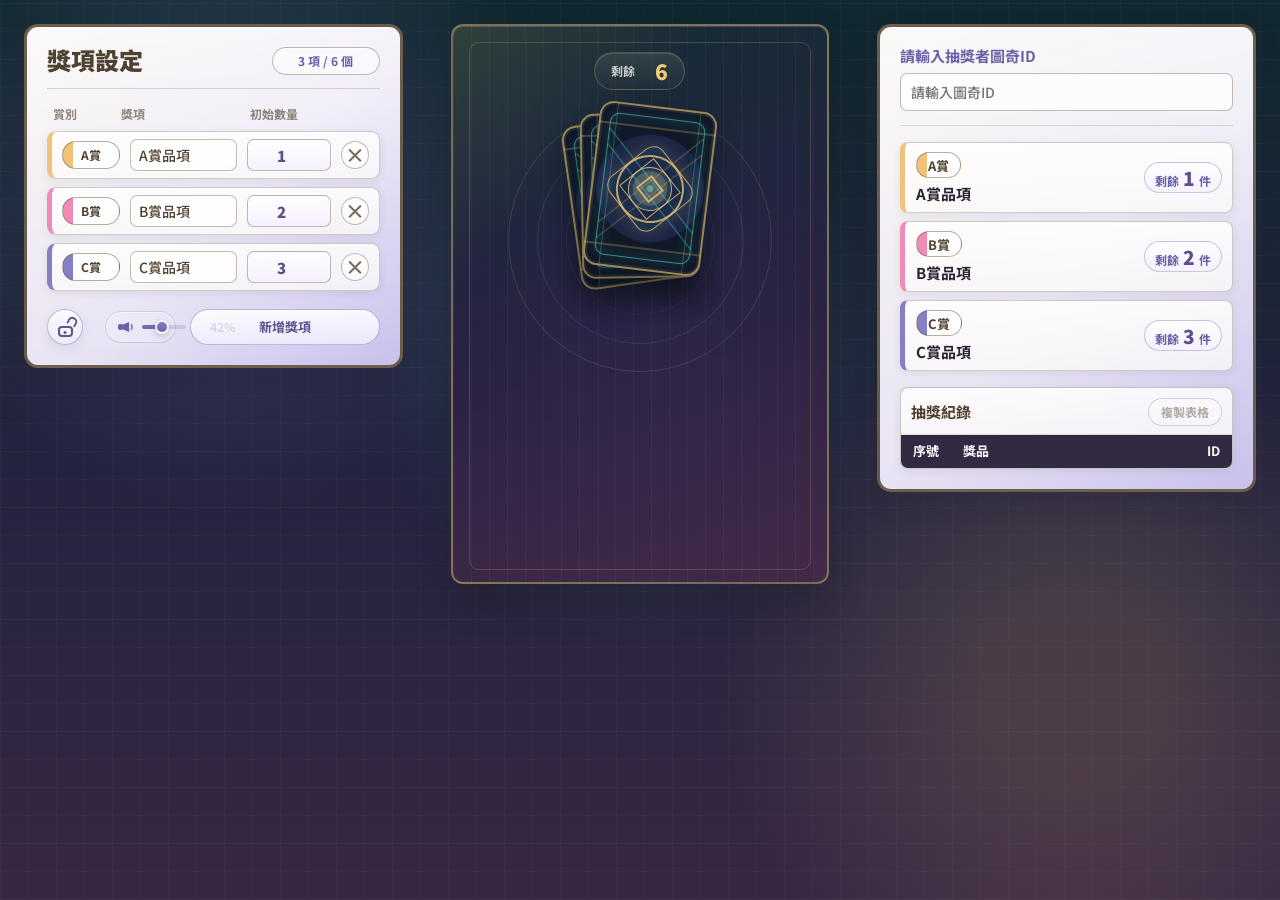
<file: magic-card/index.html>
<!DOCTYPE html>
<html lang="zh-Hant">
<head>
    <meta charset="UTF-8" />
    <meta name="viewport" content="width=device-width, initial-scale=1.0" />
    <meta http-equiv="Cache-Control" content="no-cache, no-store, must-revalidate" />
    <meta http-equiv="Pragma" content="no-cache" />
    <meta http-equiv="Expires" content="0" />
    <title>&#x9b54;&#x6cd5;&#x5361;&#x724c;</title>
    <link rel="preconnect" href="https://fonts.googleapis.com" />
    <link rel="preconnect" href="https://fonts.gstatic.com" crossorigin />
    <link href="https://fonts.googleapis.com/css2?family=Noto+Sans+TC:wght@400;500;700;900&display=swap" rel="stylesheet" />
    <script>
        window.assetVersion = Date.now();
        document.write(`<link rel="stylesheet" href="./style.css?v=${window.assetVersion}" />`);
    </script>
</head>
<body>
    <div class="app-layout">
        <div class="settings-column">
            <section class="settings-panel" aria-labelledby="settingsTitle">
                <div class="settings-header">
                    <div>
                        <h1 class="settings-title" id="settingsTitle">&#x734E;&#x9805;&#x8A2D;&#x5B9A;</h1>
                    </div>
                    <span class="settings-count" id="settingsCount">3 &#x9805; / 6 &#x500B;</span>
                </div>

                <div class="settings-table-head" aria-hidden="true">
                    <span>&#x8CDE;&#x5225;</span>
                    <span>&#x734E;&#x9805;</span>
                    <span>&#x521D;&#x59CB;&#x6578;&#x91CF;</span>
                    <span></span>
                </div>

                <div class="prize-settings-list" id="prizeSettingsList">
                    <div class="prize-setting-row" data-prize-row>
                        <span class="prize-rank" data-prize-rank>A&#x8CDE;</span>
                        <input class="prize-input" type="text" value="A&#x8CDE;&#x54C1;&#x9805;" data-prize-name aria-label="A&#x8CDE;&#x734E;&#x9805;" />
                        <input class="prize-input prize-quantity" type="number" value="1" min="0" max="999" step="1" data-prize-quantity aria-label="A&#x8CDE;&#x521D;&#x59CB;&#x6578;&#x91CF;" />
                        <button class="prize-remove-button" type="button" data-remove-prize aria-label="&#x79FB;&#x9664;A&#x8CDE;">&times;</button>
                    </div>
                    <div class="prize-setting-row" data-prize-row>
                        <span class="prize-rank" data-prize-rank>B&#x8CDE;</span>
                        <input class="prize-input" type="text" value="B&#x8CDE;&#x54C1;&#x9805;" data-prize-name aria-label="B&#x8CDE;&#x734E;&#x9805;" />
                        <input class="prize-input prize-quantity" type="number" value="2" min="0" max="999" step="1" data-prize-quantity aria-label="B&#x8CDE;&#x521D;&#x59CB;&#x6578;&#x91CF;" />
                        <button class="prize-remove-button" type="button" data-remove-prize aria-label="&#x79FB;&#x9664;B&#x8CDE;">&times;</button>
                    </div>
                    <div class="prize-setting-row" data-prize-row>
                        <span class="prize-rank" data-prize-rank>C&#x8CDE;</span>
                        <input class="prize-input" type="text" value="C&#x8CDE;&#x54C1;&#x9805;" data-prize-name aria-label="C&#x8CDE;&#x734E;&#x9805;" />
                        <input class="prize-input prize-quantity" type="number" value="3" min="0" max="999" step="1" data-prize-quantity aria-label="C&#x8CDE;&#x521D;&#x59CB;&#x6578;&#x91CF;" />
                        <button class="prize-remove-button" type="button" data-remove-prize aria-label="&#x79FB;&#x9664;C&#x8CDE;">&times;</button>
                    </div>
                </div>

                <div class="settings-footer">
                    <button class="settings-lock-button" type="button" id="settingsLockBtn" aria-label="&#x9396;&#x5B9A;&#x734E;&#x9805;&#x8A2D;&#x5B9A;" aria-pressed="false" title="&#x9396;&#x5B9A;&#x734E;&#x9805;&#x8A2D;&#x5B9A;">
                        <span class="settings-lock-icon" aria-hidden="true">
                            <span class="settings-lock-shackle"></span>
                            <span class="settings-lock-body"></span>
                        </span>
                        <span class="sr-only" id="settingsLockText">&#x9396;&#x5B9A;&#x734E;&#x9805;&#x8A2D;&#x5B9A;</span>
                    </button>

                    <div class="settings-audio-control">
                        <label class="settings-audio-label" for="sfxVolumeRange">
                            <span class="settings-audio-icon" aria-hidden="true">
                                <span class="settings-audio-speaker-body"></span>
                                <span class="settings-audio-speaker-cone"></span>
                                <span class="settings-audio-speaker-wave"></span>
                            </span>
                            <span class="sr-only">&#x97F3;&#x6548;</span>
                        </label>
                        <input class="settings-audio-range" id="sfxVolumeRange" type="range" min="0" max="100" step="1" value="42" aria-label="&#x97F3;&#x6548;&#x97F3;&#x91CF;" />
                        <span class="settings-audio-value" id="sfxVolumeValue">42%</span>
                    </div>

                    <div class="settings-actions">
                        <button class="settings-action settings-action-primary" type="button" id="addPrizeBtn">&#x65B0;&#x589E;&#x734E;&#x9805;</button>
                    </div>
                </div>
            </section>
        </div>

        <div class="content-column">
            <section class="content-stage" aria-label="&#x9B54;&#x6CD5;&#x5361;&#x724C;&#x62BD;&#x734E;&#x5340;">
                <div class="arcane-board" id="arcaneBoard">
                    <div class="arcane-orbit" aria-hidden="true">
                        <span></span>
                        <span></span>
                        <span></span>
                    </div>

                    <div class="arcane-status" aria-live="polite">
                        <span class="arcane-stock">
                            <span>&#x5269;&#x9918;</span>
                            <strong id="deckRemainingCount">0</strong>
                        </span>
                    </div>

                    <div class="deck-area">
                        <button class="deck-stack" id="cardDeckButton" type="button" aria-label="抽出候選卡牌">
                            <span class="deck-card deck-card-back deck-card-1" aria-hidden="true"></span>
                            <span class="deck-card deck-card-back deck-card-2" aria-hidden="true"></span>
                            <span class="deck-card deck-card-back deck-card-3" aria-hidden="true">
                                <span class="deck-sigil">
                                    <span class="sigil-ring"></span>
                                    <span class="sigil-core"></span>
                                </span>
                            </span>
                        </button>
                    </div>

                    <div class="card-fan" id="cardFan" aria-live="polite"></div>

                    <button class="arcane-confirm" id="arcaneConfirmButton" type="button" hidden>&#x78BA;&#x8A8D;</button>
                </div>
            </section>
        </div>

        <div class="inventory-column">
            <section class="inventory-panel" aria-label="&#x734E;&#x54C1;&#x6E05;&#x55AE;">
                <div class="participant-field">
                    <label class="participant-label" for="twitchIdInput">
                        &#x8ACB;&#x8F38;&#x5165;&#x62BD;&#x734E;&#x8005;&#x5716;&#x5947;ID
                    </label>
                    <input class="participant-input" id="twitchIdInput" type="text" autocomplete="off" placeholder="&#x8ACB;&#x8F38;&#x5165;&#x5716;&#x5947;ID" />
                </div>

                <div class="inventory-prize-list" id="prizeInventoryList" aria-live="polite"></div>

                <div class="draw-history">
                    <div class="draw-history-toolbar">
                        <span class="draw-history-title">&#x62BD;&#x734E;&#x7D00;&#x9304;</span>
                        <button class="draw-history-copy" id="copyDrawHistoryBtn" type="button" disabled>&#x8907;&#x88FD;&#x8868;&#x683C;</button>
                    </div>
                    <div class="draw-history-scroll">
                        <table class="draw-history-table" aria-label="&#x62BD;&#x734E;&#x7D00;&#x9304;">
                            <thead>
                                <tr>
                                    <th scope="col">&#x5E8F;&#x865F;</th>
                                    <th scope="col">&#x734E;&#x54C1;</th>
                                    <th scope="col">ID</th>
                                </tr>
                            </thead>
                            <tbody id="drawHistoryTableBody"></tbody>
                        </table>
                    </div>
                </div>
            </section>
        </div>
    </div>

    <script>
        document.write(`<script src="./app.js?v=${window.assetVersion || Date.now()}"><\/script>`);
    </script>
</body>
</html>
</file>
<file: magic-card/style.css>
* {
    box-sizing: border-box;
}

:root {
    --kuromi-bg: #202020;
    --kuromi-ink: #5f4f3a;
    --kuromi-purple: #8580c4;
    --kuromi-purple-deep: #6862a8;
    --kuromi-pink: #ef8bb6;
    --kuromi-pink-deep: #df6f9f;
    --kuromi-cream: #fffaf7;
}

body {
    margin: 0;
    font-family: "Noto Sans TC", "Microsoft JhengHei", system-ui, sans-serif;
    font-weight: 400;
    line-height: 1.5;
    background: #2a2238;
    text-rendering: optimizeLegibility;
    -webkit-font-smoothing: antialiased;
}

.sr-only {
    position: absolute;
    width: 1px;
    height: 1px;
    padding: 0;
    overflow: hidden;
    clip: rect(0, 0, 0, 0);
    border: 0;
    white-space: nowrap;
}

.app-layout {
    display: grid;
    width: 100vw;
    min-height: 100vh;
    grid-template-columns: repeat(12, minmax(0, 1fr));
    background:
        radial-gradient(circle at 50% 42%, rgba(83, 234, 220, 0.11) 0 8%, transparent 32%),
        radial-gradient(circle at 18% 20%, rgba(133, 128, 196, 0.2) 0 6%, transparent 26%),
        radial-gradient(circle at 84% 76%, rgba(242, 203, 117, 0.14) 0 7%, transparent 28%),
        repeating-linear-gradient(0deg, rgba(255, 250, 247, 0.025) 0 1px, transparent 1px 28px),
        repeating-linear-gradient(90deg, rgba(255, 250, 247, 0.018) 0 1px, transparent 1px 28px),
        linear-gradient(180deg, #10282f 0%, #24233e 52%, #382743 100%);
}

.settings-column,
.content-column,
.inventory-column {
    display: flex;
    grid-column: span 4 / span 4;
    min-height: 100vh;
    align-items: flex-start;
    padding: 24px;
    background: transparent;
    color: #4f412f;
}

.settings-column {
    font-size: 0;
}

.settings-panel {
    position: relative;
    width: 100%;
    max-width: 500px;
    margin: 0 auto;
    padding: 20px;
    border: 3px solid rgba(95, 79, 58, 0.9);
    border-radius: 14px;
    background:
        linear-gradient(180deg, rgba(255, 255, 255, 0.6), rgba(255, 255, 255, 0.2) 46%, transparent),
        linear-gradient(135deg, rgba(255, 250, 247, 0.96) 0%, rgba(245, 239, 255, 0.94) 54%, rgba(216, 209, 255, 0.9) 100%);
    box-shadow: 0 10px 22px rgba(42, 34, 56, 0.24);
    font-size: 16px;
}

.settings-header {
    display: flex;
    align-items: flex-start;
    justify-content: space-between;
    flex-wrap: wrap;
    gap: 12px;
    padding-bottom: 13px;
    border-bottom: 1px solid rgba(95, 79, 58, 0.22);
}

.settings-title {
    margin: 0;
    color: #4f412f;
    font-size: 24px;
    font-weight: 900;
    line-height: 1.1;
}

.settings-count {
    flex: 0 0 auto;
    min-width: 108px;
    padding: 7px 12px;
    border: 1px solid rgba(95, 79, 58, 0.38);
    border-radius: 999px;
    background: rgba(255, 255, 255, 0.5);
    color: var(--kuromi-purple-deep);
    font-size: 12px;
    font-weight: 700;
    line-height: 1;
    text-align: center;
    white-space: nowrap;
    box-shadow: inset 0 1px 0 rgba(255, 255, 255, 0.72);
}

.settings-table-head,
.prize-setting-row {
    display: grid;
    grid-template-columns: 58px minmax(0, 1fr) 84px 30px;
    gap: 10px;
    align-items: center;
}

.settings-table-head {
    margin-top: 16px;
    padding: 0 6px;
    color: rgba(79, 65, 47, 0.62);
    font-size: 12px;
    font-weight: 700;
}

.prize-settings-list {
    display: grid;
    gap: 8px;
    margin-top: 8px;
}

.prize-setting-row {
    min-height: 46px;
    padding: 7px 8px 7px 10px;
    border: 1px solid rgba(95, 79, 58, 0.28);
    border-left: 5px solid var(--rank-tone, var(--kuromi-purple));
    border-radius: 9px;
    background:
        linear-gradient(180deg, rgba(255, 255, 255, 0.66), rgba(255, 255, 255, 0.28)),
        rgba(255, 250, 247, 0.58);
    box-shadow: 0 2px 8px rgba(42, 34, 56, 0.08);
}

.prize-rank {
    display: grid;
    min-width: 0;
    height: 28px;
    place-items: center;
    border: 1px solid rgba(95, 79, 58, 0.46);
    border-radius: 999px;
    background: linear-gradient(90deg, var(--rank-tone, var(--kuromi-purple)) 0 10px, rgba(255, 255, 255, 0.78) 10px 100%);
    color: #4f412f;
    font-size: 12px;
    font-weight: 700;
    line-height: 1;
}

.prize-input {
    width: 100%;
    min-width: 0;
    height: 32px;
    padding: 6px 8px;
    border: 1px solid rgba(95, 79, 58, 0.38);
    border-radius: 7px;
    background: rgba(255, 255, 255, 0.72);
    color: #4f412f;
    font: inherit;
    font-size: 14px;
    font-weight: 500;
    line-height: 1.2;
    transition: border-color 0.16s ease, background-color 0.16s ease, box-shadow 0.16s ease;
}

.prize-quantity {
    color: #5b4f8d;
    background:
        linear-gradient(180deg, rgba(255, 255, 255, 0.86), rgba(245, 239, 255, 0.9));
    font-size: 15px;
    font-weight: 900;
    text-align: center;
}

.prize-input:focus {
    border-color: rgba(104, 98, 168, 0.86);
    outline: 0;
    background: rgba(255, 255, 255, 0.94);
    box-shadow: 0 0 0 3px rgba(133, 128, 196, 0.28);
}

.prize-input:disabled {
    border-color: rgba(95, 79, 58, 0.22);
    background: rgba(255, 255, 255, 0.36);
    color: rgba(79, 65, 47, 0.62);
    cursor: not-allowed;
}

.prize-remove-button {
    position: relative;
    left: -1px;
    display: inline-flex;
    width: 28px;
    height: 28px;
    align-items: center;
    justify-content: center;
    justify-self: center;
    padding: 0;
    border: 1px solid rgba(95, 79, 58, 0.38);
    border-radius: 999px;
    background: rgba(255, 255, 255, 0.58);
    color: rgba(79, 65, 47, 0.78);
    cursor: pointer;
    font: inherit;
    font-size: 20px;
    font-weight: 700;
    line-height: 1;
    text-align: center;
    transition: background-color 0.16s ease, border-color 0.16s ease, color 0.16s ease, transform 0.16s ease;
}

.prize-remove-button:hover:not(:disabled) {
    transform: translateY(-1px);
    border-color: rgba(104, 98, 168, 0.62);
    background: rgba(216, 209, 255, 0.72);
    color: var(--kuromi-purple-deep);
}

.prize-remove-button:active:not(:disabled) {
    transform: translateY(1px);
}

.prize-remove-button:disabled {
    cursor: not-allowed;
    opacity: 0.45;
}

.prize-remove-button:focus-visible {
    outline: 3px solid rgba(133, 128, 196, 0.36);
    outline-offset: 2px;
}

.settings-footer {
    display: grid;
    grid-template-columns: 44px minmax(0, 1fr) auto;
    grid-template-areas: "lock audio action";
    align-items: center;
    gap: 14px;
    margin-top: 18px;
}

.settings-actions {
    grid-area: action;
    justify-self: end;
    display: flex;
    justify-content: center;
}

.settings-action {
    width: 190px;
    max-width: 100%;
    min-width: 150px;
    min-height: 36px;
    padding: 7px 18px;
    border: 1px solid rgba(104, 98, 168, 0.42);
    border-radius: 999px;
    background:
        linear-gradient(180deg, rgba(255, 255, 255, 0.78), rgba(245, 239, 255, 0.54));
    color: #5b548f;
    cursor: pointer;
    font: inherit;
    font-size: 13px;
    font-weight: 700;
    line-height: 1.1;
    box-shadow: inset 0 1px 0 rgba(255, 255, 255, 0.64);
    transition: transform 0.16s ease, border-color 0.16s ease, box-shadow 0.16s ease, background-color 0.16s ease, color 0.16s ease;
}

.settings-action-primary {
    background-color: rgba(255, 255, 255, 0.34);
}

.settings-action:hover:not(:disabled) {
    transform: translateY(-1px);
    border-color: rgba(104, 98, 168, 0.7);
    background-color: rgba(255, 250, 247, 0.78);
    color: #4f477f;
    box-shadow:
        0 4px 12px rgba(42, 34, 56, 0.1),
        inset 0 1px 0 rgba(255, 255, 255, 0.76);
}

.settings-action:active:not(:disabled) {
    transform: translateY(0);
    box-shadow: inset 0 1px 0 rgba(255, 255, 255, 0.56);
}

.settings-action:disabled {
    border-color: rgba(95, 79, 58, 0.22);
    background: rgba(255, 255, 255, 0.26);
    color: rgba(79, 65, 47, 0.42);
    cursor: not-allowed;
    box-shadow: none;
    transform: none;
}

.settings-action:focus-visible {
    outline: 3px solid rgba(133, 128, 196, 0.6);
    outline-offset: 3px;
}

.settings-audio-control {
    grid-area: audio;
    justify-self: center;
    display: grid;
    grid-template-columns: 18px minmax(44px, 1fr) 42px;
    align-items: center;
    width: min(100%, 230px);
    min-width: 0;
    padding: 6px 10px;
    gap: 8px;
    border: 1px solid rgba(104, 98, 168, 0.22);
    border-radius: 999px;
    background: rgba(255, 255, 255, 0.24);
    color: #5b548f;
    box-shadow: inset 0 1px 0 rgba(255, 255, 255, 0.42);
}

.settings-audio-label {
    display: grid;
    width: 18px;
    height: 18px;
    place-items: center;
    color: var(--kuromi-purple-deep);
}

.settings-audio-icon {
    position: relative;
    display: block;
    width: 16px;
    height: 16px;
}

.settings-audio-speaker-body {
    position: absolute;
    top: 5px;
    left: 1px;
    width: 5px;
    height: 6px;
    border-radius: 2px;
    background: currentColor;
}

.settings-audio-speaker-cone {
    position: absolute;
    top: 3px;
    left: 5px;
    width: 7px;
    height: 10px;
    background: currentColor;
    clip-path: polygon(0 30%, 100% 0, 100% 100%, 0 70%);
}

.settings-audio-speaker-wave {
    position: absolute;
    top: 3px;
    right: 0;
    width: 5px;
    height: 10px;
    border: 2px solid currentColor;
    border-left: 0;
    border-top-color: transparent;
    border-bottom-color: transparent;
    border-radius: 0 999px 999px 0;
    opacity: 0.72;
}

.settings-audio-value {
    font-size: 12px;
    font-weight: 700;
    line-height: 1;
    white-space: nowrap;
    justify-self: end;
    color: var(--kuromi-purple-deep);
    font-variant-numeric: tabular-nums;
    text-align: right;
}

.settings-audio-range {
    width: 100%;
    min-width: 0;
    height: 16px;
    margin: 0;
    background: transparent;
    cursor: pointer;
    appearance: none;
    --volume-level: 42%;
}

.settings-audio-range::-webkit-slider-runnable-track {
    height: 4px;
    border-radius: 999px;
    background:
        linear-gradient(90deg, rgba(104, 98, 168, 0.92) 0 var(--volume-level), rgba(104, 98, 168, 0.2) var(--volume-level) 100%);
}

.settings-audio-range::-webkit-slider-thumb {
    width: 14px;
    height: 14px;
    margin-top: -5px;
    border: 2px solid rgba(255, 250, 247, 0.94);
    border-radius: 999px;
    background: linear-gradient(180deg, var(--kuromi-purple), var(--kuromi-purple-deep));
    box-shadow: 0 2px 6px rgba(42, 34, 56, 0.22);
    appearance: none;
}

.settings-audio-range::-moz-range-track {
    height: 4px;
    border-radius: 999px;
    background: rgba(104, 98, 168, 0.2);
}

.settings-audio-range::-moz-range-progress {
    height: 4px;
    border-radius: 999px;
    background: rgba(104, 98, 168, 0.92);
}

.settings-audio-range::-moz-range-thumb {
    width: 14px;
    height: 14px;
    border: 2px solid rgba(255, 250, 247, 0.94);
    border-radius: 999px;
    background: linear-gradient(180deg, var(--kuromi-purple), var(--kuromi-purple-deep));
    box-shadow: 0 2px 6px rgba(42, 34, 56, 0.22);
}

.settings-audio-range:focus-visible {
    outline: 3px solid rgba(133, 128, 196, 0.38);
    outline-offset: 3px;
    border-radius: 999px;
}

.settings-lock-button {
    grid-area: lock;
    justify-self: start;
    display: grid;
    width: 36px;
    height: 36px;
    place-items: center;
    border: 1px solid rgba(104, 98, 168, 0.42);
    border-radius: 999px;
    background:
        linear-gradient(180deg, rgba(255, 255, 255, 0.78), rgba(245, 239, 255, 0.5));
    color: #5b548f;
    cursor: pointer;
    box-shadow:
        0 4px 12px rgba(42, 34, 56, 0.08),
        inset 0 1px 0 rgba(255, 255, 255, 0.66);
    transition: transform 0.16s ease, border-color 0.16s ease, background-color 0.16s ease, color 0.16s ease, box-shadow 0.16s ease;
}

.settings-lock-button:hover {
    transform: translateY(-1px);
    border-color: rgba(104, 98, 168, 0.68);
    background-color: rgba(255, 250, 247, 0.78);
    color: #4f477f;
    box-shadow:
        0 6px 14px rgba(42, 34, 56, 0.12),
        inset 0 1px 0 rgba(255, 255, 255, 0.76);
}

.settings-lock-button:active {
    transform: translateY(0);
}

.settings-lock-button:focus-visible {
    outline: 3px solid rgba(133, 128, 196, 0.5);
    outline-offset: 2px;
}

.settings-lock-button[aria-pressed="true"] {
    border-color: rgba(104, 98, 168, 0.76);
    background:
        linear-gradient(180deg, rgba(155, 150, 211, 0.94), rgba(104, 98, 168, 0.92));
    color: #fffaf7;
}

.settings-lock-icon {
    position: relative;
    display: block;
    width: 17px;
    height: 19px;
}

.settings-lock-shackle {
    position: absolute;
    top: 0;
    left: 4px;
    width: 10px;
    height: 9px;
    border: 2px solid currentColor;
    border-bottom: 0;
    border-radius: 9px 9px 0 0;
    transform: translateX(4px) rotate(28deg);
    transform-origin: 85% 100%;
    transition: transform 0.18s ease;
}

.settings-lock-body {
    position: absolute;
    right: 1px;
    bottom: 0;
    left: 1px;
    height: 11px;
    border: 2px solid currentColor;
    border-radius: 4px;
    background: rgba(255, 255, 255, 0.18);
}

.settings-lock-body::after {
    position: absolute;
    top: 3px;
    left: 50%;
    width: 3px;
    height: 3px;
    border-radius: 999px;
    background: currentColor;
    content: "";
    transform: translateX(-50%);
}

.settings-lock-button[aria-pressed="true"] .settings-lock-shackle {
    transform: translateX(0) rotate(0);
}

.settings-panel.is-settings-locked .prize-setting-row {
    background:
        linear-gradient(180deg, rgba(255, 255, 255, 0.54), rgba(255, 255, 255, 0.18)),
        rgba(245, 239, 255, 0.48);
}

.inventory-column {
    color: #4f412f;
}

.inventory-panel {
    width: 100%;
    max-width: 500px;
    margin: 0 auto;
    padding: 20px;
    border: 3px solid rgba(95, 79, 58, 0.9);
    border-radius: 14px;
    background:
        linear-gradient(180deg, rgba(255, 255, 255, 0.6), rgba(255, 255, 255, 0.2) 46%, transparent),
        linear-gradient(135deg, rgba(255, 250, 247, 0.96) 0%, rgba(245, 239, 255, 0.94) 54%, rgba(216, 209, 255, 0.9) 100%);
    box-shadow: 0 10px 22px rgba(42, 34, 56, 0.24);
    font-size: 16px;
}

.content-column {
    align-items: flex-start;
}

.content-stage {
    position: relative;
    display: flex;
    width: 100%;
    max-width: 560px;
    height: 560px;
    min-height: 560px;
    margin: 0 auto;
    align-items: stretch;
    overflow: hidden;
    border: 2px solid rgba(226, 191, 112, 0.46);
    border-radius: 12px;
    background:
        linear-gradient(135deg, rgba(226, 191, 112, 0.14), transparent 28%),
        repeating-linear-gradient(90deg, rgba(255, 250, 247, 0.04) 0 1px, transparent 1px 18px),
        linear-gradient(165deg, rgba(18, 45, 52, 0.94), rgba(42, 34, 68, 0.95) 52%, rgba(68, 42, 72, 0.94));
    color: #fffaf7;
    box-shadow:
        inset 0 1px 0 rgba(255, 255, 255, 0.16),
        0 16px 34px rgba(18, 26, 34, 0.28);
    -webkit-backdrop-filter: blur(4px);
    backdrop-filter: blur(4px);
}

.arcane-board {
    position: relative;
    isolation: isolate;
    display: grid;
    width: 100%;
    min-height: 560px;
    grid-template-rows: 38px 132px 240px 44px;
    gap: 18px;
    padding: 26px 18px 18px;
}

.arcane-board::before {
    position: absolute;
    inset: 16px;
    z-index: -1;
    border: 1px solid rgba(226, 191, 112, 0.22);
    border-radius: 10px;
    content: "";
    pointer-events: none;
}

.arcane-orbit {
    position: absolute;
    inset: 34px 26px auto;
    z-index: -1;
    display: grid;
    height: 360px;
    place-items: center;
    pointer-events: none;
}

.arcane-orbit span {
    position: absolute;
    width: min(82%, 360px);
    aspect-ratio: 1;
    border: 1px solid rgba(226, 191, 112, 0.16);
    border-radius: 999px;
    transform: rotate(var(--orbit-rotation, 0deg)) scale(var(--orbit-scale, 1));
}

.arcane-orbit span:nth-child(2) {
    --orbit-rotation: 38deg;
    --orbit-scale: 0.78;
    border-color: rgba(147, 207, 198, 0.14);
}

.arcane-orbit span:nth-child(3) {
    --orbit-rotation: -28deg;
    --orbit-scale: 0.56;
    border-color: rgba(239, 139, 182, 0.12);
}

.arcane-status {
    display: flex;
    width: max-content;
    max-width: 100%;
    align-items: center;
    justify-content: center;
    justify-self: center;
    min-height: 38px;
    padding: 8px 16px;
    border: 1px solid rgba(226, 191, 112, 0.26);
    border-radius: 999px;
    background:
        linear-gradient(180deg, rgba(255, 250, 247, 0.12), rgba(255, 250, 247, 0.04)),
        rgba(17, 34, 42, 0.42);
    box-shadow: inset 0 1px 0 rgba(255, 255, 255, 0.1);
}

.arcane-stock {
    display: inline-flex;
    flex: 0 0 auto;
    gap: 7px;
    align-items: center;
    color: rgba(255, 250, 247, 0.74);
    font-size: 12px;
    font-weight: 700;
    line-height: 1;
    white-space: nowrap;
}

.arcane-stock strong {
    min-width: 2ch;
    color: #f2cb75;
    font-size: 21px;
    font-weight: 900;
    line-height: 1;
    text-align: right;
}

.deck-area {
    display: grid;
    height: 132px;
    min-height: 132px;
    place-items: center;
}

.deck-stack {
    position: relative;
    display: grid;
    width: 118px;
    aspect-ratio: 5 / 7;
    place-items: center;
    border: 0;
    background: transparent;
    cursor: pointer;
    transform: translateY(3px);
    transition: transform 0.2s ease, filter 0.2s ease, opacity 0.2s ease;
}

.deck-stack:hover:not(:disabled),
.deck-stack:focus-visible:not(:disabled) {
    filter: drop-shadow(0 0 18px rgba(242, 203, 117, 0.42));
    transform: translateY(-2px);
}

.deck-stack:focus-visible {
    outline: 3px solid rgba(242, 203, 117, 0.42);
    outline-offset: 8px;
}

.deck-stack:disabled {
    cursor: not-allowed;
    opacity: 0.62;
}

.deck-stack.is-receiving {
    animation: deckReceive 0.74s ease;
}

.deck-card {
    position: absolute;
    inset: 0;
    border: 2px solid rgba(242, 203, 117, 0.62);
    border-radius: 14px;
    overflow: hidden;
    box-shadow:
        0 18px 24px rgba(8, 14, 22, 0.32),
        inset 0 0 0 2px rgba(255, 250, 247, 0.08);
}

.deck-card-back,
.candidate-card-back {
    background:
        radial-gradient(circle at 50% 50%, rgba(115, 255, 235, 0.42) 0 3%, transparent 4%),
        radial-gradient(circle at 50% 50%, rgba(242, 203, 117, 0.24) 0 17%, transparent 18%),
        linear-gradient(90deg, transparent 0 13%, rgba(83, 234, 220, 0.26) 13% 14%, transparent 14% 86%, rgba(83, 234, 220, 0.26) 86% 87%, transparent 87%),
        linear-gradient(0deg, transparent 0 12%, rgba(215, 180, 103, 0.28) 12% 13%, transparent 13% 87%, rgba(215, 180, 103, 0.28) 87% 88%, transparent 88%),
        radial-gradient(circle at 50% 50%, #243c5c 0 22%, #1b2546 23% 54%, #111827 55% 100%);
    background-color: #111827;
}

.deck-card-back::before,
.deck-card-back::after,
.candidate-card-back::before,
.candidate-card-back::after {
    position: absolute;
    pointer-events: none;
    content: "";
}

.deck-card-back::before,
.candidate-card-back::before {
    inset: 9px;
    border: 1px solid rgba(83, 234, 220, 0.56);
    border-radius: 10px;
    background:
        linear-gradient(45deg, transparent 0 46%, rgba(83, 234, 220, 0.32) 46% 47%, transparent 47% 53%, rgba(83, 234, 220, 0.32) 53% 54%, transparent 54%),
        linear-gradient(-45deg, transparent 0 46%, rgba(215, 180, 103, 0.26) 46% 47%, transparent 47% 53%, rgba(215, 180, 103, 0.26) 53% 54%, transparent 54%);
    box-shadow:
        inset 0 0 18px rgba(83, 234, 220, 0.14),
        0 0 12px rgba(83, 234, 220, 0.12);
}

.deck-card-back::after,
.candidate-card-back::after {
    top: 50%;
    left: 50%;
    width: 58%;
    aspect-ratio: 1;
    border: 1px solid rgba(242, 203, 117, 0.74);
    border-radius: 18%;
    box-shadow:
        0 0 18px rgba(242, 203, 117, 0.22),
        inset 0 0 18px rgba(83, 234, 220, 0.16);
    transform: translate(-50%, -50%) rotate(45deg);
}

.deck-card-1 {
    transform: translate(-10px, 8px) rotate(-8deg);
}

.deck-card-2 {
    transform: translate(0, 2px) rotate(-1deg);
}

.deck-card-3 {
    transform: translate(10px, -5px) rotate(7deg);
}

.deck-sigil {
    position: absolute;
    top: 50%;
    left: 50%;
    display: grid;
    width: 68px;
    aspect-ratio: 1;
    place-items: center;
    color: rgba(242, 203, 117, 0.76);
    pointer-events: none;
    transform: translate(-50%, -50%);
    z-index: 2;
}

.sigil-ring,
.sigil-core {
    position: absolute;
    display: block;
}

.sigil-ring {
    inset: 0;
    border: 2px solid currentColor;
    border-radius: 999px;
}

.sigil-ring::before,
.sigil-ring::after {
    position: absolute;
    inset: 10px;
    border: 1px solid currentColor;
    content: "";
}

.sigil-ring::before {
    transform: rotate(45deg);
}

.sigil-ring::after {
    border-radius: 999px;
}

.sigil-core {
    width: 20px;
    aspect-ratio: 1;
    border: 2px solid currentColor;
    transform: rotate(45deg);
}

.card-fan {
    display: flex;
    height: 240px;
    min-height: 240px;
    align-items: center;
    justify-content: center;
    gap: clamp(6px, 1.3vw, 12px);
    perspective: 1200px;
}

.candidate-card {
    position: relative;
    flex: 0 1 88px;
    max-width: 96px;
    min-width: 68px;
    aspect-ratio: 5 / 7;
    padding: 0;
    border: 0;
    background: transparent;
    cursor: pointer;
    opacity: 0;
    transform: translateY(42px) rotate(calc(var(--card-offset) * 4deg)) scale(0.8);
    transform-origin: 50% 100%;
    animation: cardDealIn 0.58s var(--deal-delay, 0ms) cubic-bezier(0.18, 0.9, 0.22, 1) forwards;
    transition: transform 0.2s ease, filter 0.2s ease, opacity 0.2s ease;
}

.candidate-card:disabled {
    cursor: default;
}

.card-fan[data-state="choosing"] .candidate-card:not(:disabled):hover,
.card-fan[data-state="choosing"] .candidate-card:not(:disabled):focus-visible {
    filter: drop-shadow(0 0 18px rgba(242, 203, 117, 0.48));
    transform: translateY(-12px) rotate(calc(var(--card-offset) * 2.4deg)) scale(1.02);
}

.candidate-card:focus-visible {
    outline: 3px solid rgba(242, 203, 117, 0.45);
    outline-offset: 5px;
}

.candidate-card-inner {
    position: absolute;
    inset: 0;
    border-radius: 13px;
    transform-style: preserve-3d;
    transition: transform 0.68s cubic-bezier(0.2, 0.78, 0.22, 1);
}

.candidate-card.is-revealed .candidate-card-inner {
    transform: rotateY(180deg);
}

.candidate-card.is-revealed {
    animation: none;
    opacity: 1;
    transform: translateY(0) rotate(calc(var(--card-offset) * 4deg)) scale(1);
}

.candidate-card-face {
    position: absolute;
    inset: 0;
    display: grid;
    overflow: hidden;
    border: 2px solid rgba(242, 203, 117, 0.82);
    border-radius: 13px;
    backface-visibility: hidden;
    background-color: #1a253f;
    box-shadow:
        0 16px 22px rgba(8, 14, 22, 0.32),
        inset 0 0 0 2px rgba(255, 250, 247, 0.1);
}

.candidate-card-back {
    place-items: center;
}

.candidate-card-back-mark {
    position: relative;
    z-index: 1;
    display: block;
    width: 46%;
    aspect-ratio: 1;
    color: rgba(113, 245, 231, 0.9);
    filter: drop-shadow(0 0 8px rgba(83, 234, 220, 0.38));
}

.candidate-card-back-mark::before,
.candidate-card-back-mark::after {
    position: absolute;
    inset: 0;
    border: 2px solid currentColor;
    content: "";
}

.candidate-card-back-mark::before {
    border-radius: 22%;
    transform: rotate(45deg);
}

.candidate-card-back-mark::after {
    border-color: rgba(242, 203, 117, 0.82);
    border-radius: 999px;
    transform: scale(0.62);
}

.candidate-card-front {
    place-items: center;
    padding: 11px 9px;
    background:
        radial-gradient(circle at 50% 58%, color-mix(in srgb, var(--card-tone) 24%, #fffaf7) 0 19%, #efe4d3 20% 21%, transparent 22%),
        linear-gradient(135deg, color-mix(in srgb, var(--card-tone) 36%, #ead9bf) 0 11%, #ead9bf 11% 16%, transparent 16% 84%, #ead9bf 84% 89%, color-mix(in srgb, var(--card-tone) 34%, #ead9bf) 89% 100%),
        repeating-linear-gradient(0deg, #f7efe2 0 10px, #efe5d4 10px 12px),
        linear-gradient(180deg, #fffaf0 0%, #eadcc8 100%);
    background-color: #eadcc8;
    color: #34253b;
    transform: rotateY(180deg);
}

.candidate-card-front::before,
.candidate-card-front::after {
    position: absolute;
    pointer-events: none;
    content: "";
}

.candidate-card-front::before {
    inset: 8px;
    border: 1px solid color-mix(in srgb, var(--card-tone) 52%, #6d5b37);
    border-radius: 9px;
    box-shadow:
        inset 0 0 0 1px rgba(255, 250, 247, 0.5),
        inset 0 0 18px rgba(95, 79, 58, 0.12);
}

.candidate-card-front::after {
    top: 50%;
    left: 50%;
    width: 54%;
    aspect-ratio: 1;
    border: 1px solid color-mix(in srgb, var(--card-tone) 48%, #7c693f);
    border-radius: 999px;
    opacity: 0.34;
    transform: translate(-50%, -50%) rotate(45deg);
}

.candidate-card-rarity {
    position: relative;
    z-index: 1;
    display: inline-grid;
    width: min(76%, 64px);
    max-width: 100%;
    aspect-ratio: 1;
    place-items: center;
    padding: 5px;
    border: 1px solid color-mix(in srgb, var(--card-tone) 54%, rgba(95, 79, 58, 0.42));
    border-radius: 999px;
    background:
        radial-gradient(circle, #fffaf0 0 46%, #eadcc8 47% 100%);
    color: color-mix(in srgb, var(--card-tone) 68%, #34253b);
    font-size: 18px;
    font-weight: 900;
    line-height: 1;
    text-align: center;
    box-shadow:
        0 0 0 4px rgba(255, 250, 240, 0.36),
        0 0 18px color-mix(in srgb, var(--card-tone) 28%, transparent),
        inset 0 0 12px rgba(95, 79, 58, 0.1);
}

.candidate-card-glow {
    position: absolute;
    inset: -7px;
    border: 3px solid color-mix(in srgb, var(--card-tone) 76%, #fffaf0);
    border-radius: 13px;
    box-shadow:
        0 0 14px rgba(255, 250, 240, 0.82),
        0 0 32px color-mix(in srgb, var(--card-tone) 84%, transparent),
        0 0 58px color-mix(in srgb, var(--card-tone) 58%, transparent),
        inset 0 0 26px color-mix(in srgb, var(--card-tone) 42%, transparent);
    opacity: 0;
    pointer-events: none;
    transition: opacity 0.22s ease;
    animation: selectedGlowPulse 1.1s ease-in-out infinite;
}

.candidate-card.is-selected {
    z-index: 5;
    filter:
        drop-shadow(0 0 18px rgba(255, 250, 240, 0.64))
        drop-shadow(0 0 34px color-mix(in srgb, var(--card-tone) 76%, transparent));
    transform: translateY(-22px) rotate(0deg) scale(1.1);
}

.candidate-card.is-selected .candidate-card-glow {
    opacity: 1;
}

.candidate-card.is-not-selected {
    filter: saturate(0.88);
}

.candidate-card.is-returning {
    pointer-events: none;
    animation: cardReturnToDeck 0.76s cubic-bezier(0.3, 0, 0.24, 1) forwards;
}

.candidate-card.is-destroying {
    z-index: 8;
    pointer-events: none;
}

.candidate-card.is-destroying::before,
.candidate-card.is-destroying::after {
    position: absolute;
    pointer-events: none;
    content: "";
}

.candidate-card.is-destroying::before {
    inset: -18px;
    z-index: 10;
    border: 2px solid rgba(114, 245, 231, 0.74);
    border-radius: 999px;
    background:
        radial-gradient(circle, rgba(255, 250, 240, 0.78) 0 7%, transparent 8%),
        radial-gradient(circle, rgba(114, 245, 231, 0.28) 0 26%, transparent 27%);
    box-shadow:
        0 0 22px rgba(114, 245, 231, 0.68),
        inset 0 0 18px rgba(242, 203, 117, 0.28);
    opacity: 0;
    transform: scale(0.42);
    animation: cardRuptureRing 0.82s ease-out forwards;
}

.candidate-card.is-destroying::after {
    inset: -1px;
    z-index: 11;
    border-radius: 13px;
    background:
        linear-gradient(28deg, transparent 0 38%, rgba(255, 250, 240, 0.96) 39% 41%, transparent 42%),
        linear-gradient(112deg, transparent 0 46%, rgba(114, 245, 231, 0.86) 47% 49%, transparent 50%),
        linear-gradient(158deg, transparent 0 32%, rgba(242, 203, 117, 0.84) 33% 35%, transparent 36%),
        linear-gradient(72deg, transparent 0 58%, rgba(255, 250, 240, 0.8) 59% 61%, transparent 62%);
    filter: drop-shadow(0 0 10px rgba(114, 245, 231, 0.62));
    mix-blend-mode: screen;
    opacity: 0;
    animation: cardCrackFlash 0.62s ease-out forwards;
}

.candidate-card.is-destroying .candidate-card-inner {
    animation: cardArcaneCollapse 0.95s cubic-bezier(0.3, 0, 0.18, 1) forwards;
}

.destruction-shard {
    position: absolute;
    top: 50%;
    left: 50%;
    z-index: 12;
    width: 9px;
    height: 13px;
    border: 1px solid rgba(255, 250, 240, 0.76);
    border-radius: 2px 5px 2px 5px;
    background:
        linear-gradient(135deg, rgba(255, 250, 240, 0.96), rgba(114, 245, 231, 0.72) 48%, rgba(242, 203, 117, 0.76));
    box-shadow: 0 0 12px rgba(114, 245, 231, 0.52);
    opacity: 0;
    transform: translate(-50%, -50%) rotate(0deg) scale(0.5);
    animation: shardScatter 0.88s var(--shard-delay, 0ms) cubic-bezier(0.15, 0.86, 0.28, 1) forwards;
}

.arcane-confirm {
    position: relative;
    isolation: isolate;
    display: grid;
    justify-self: center;
    min-width: 124px;
    min-height: 42px;
    place-items: center;
    padding: 8px 20px;
    border: 1px solid rgba(114, 245, 231, 0.58);
    border-radius: 999px;
    background:
        linear-gradient(90deg, rgba(114, 245, 231, 0.1), transparent 30% 70%, rgba(242, 203, 117, 0.12)),
        linear-gradient(180deg, #25365a, #171d38);
    color: #fff5d9;
    cursor: pointer;
    font: inherit;
    font-size: 15px;
    font-weight: 900;
    line-height: 1;
    letter-spacing: 0;
    box-shadow:
        0 0 0 1px rgba(242, 203, 117, 0.2),
        0 0 18px rgba(114, 245, 231, 0.16),
        inset 0 1px 0 rgba(255, 255, 255, 0.14),
        inset 0 -8px 18px rgba(8, 14, 34, 0.3);
    text-shadow: 0 0 9px rgba(242, 203, 117, 0.28);
    transition: transform 0.16s ease, border-color 0.16s ease, box-shadow 0.16s ease, filter 0.16s ease;
}

.arcane-confirm:hover:not(:disabled),
.arcane-confirm:focus-visible {
    border-color: rgba(242, 203, 117, 0.76);
    filter: brightness(1.12);
    transform: translateY(-1px);
    box-shadow:
        0 0 0 1px rgba(114, 245, 231, 0.32),
        0 0 24px rgba(114, 245, 231, 0.28),
        0 0 34px rgba(242, 203, 117, 0.18),
        inset 0 1px 0 rgba(255, 255, 255, 0.2),
        inset 0 -8px 18px rgba(8, 14, 34, 0.22);
}

.arcane-confirm:focus-visible {
    outline: 3px solid rgba(114, 245, 231, 0.34);
    outline-offset: 3px;
}

.arcane-confirm:disabled {
    cursor: not-allowed;
    opacity: 0.62;
}

.arcane-confirm[hidden] {
    display: grid;
    visibility: hidden;
    pointer-events: none;
}

.arcane-board.is-alert .arcane-status {
    border-color: rgba(226, 191, 112, 0.26);
    box-shadow: inset 0 1px 0 rgba(255, 255, 255, 0.1);
}

.arcane-board.is-drawing .deck-stack {
    animation: deckDrawPulse 0.72s ease;
}

.deck-stack.is-shuffling {
    animation: deckShuffle 0.86s cubic-bezier(0.24, 0.8, 0.28, 1);
}

.deck-stack.is-shuffling .deck-card-1 {
    animation: deckShuffleCardOne 0.86s cubic-bezier(0.24, 0.8, 0.28, 1);
}

.deck-stack.is-shuffling .deck-card-2 {
    animation: deckShuffleCardTwo 0.86s cubic-bezier(0.24, 0.8, 0.28, 1);
}

.deck-stack.is-shuffling .deck-card-3 {
    animation: deckShuffleCardThree 0.86s cubic-bezier(0.24, 0.8, 0.28, 1);
}

@keyframes cardDealIn {
    0% {
        opacity: 0;
        transform: translateY(-152px) translateX(calc(var(--card-offset) * -16px)) rotate(calc(var(--card-offset) * -10deg)) scale(0.62);
    }

    70% {
        opacity: 1;
    }

    100% {
        opacity: 1;
        transform: translateY(0) rotate(calc(var(--card-offset) * 4deg)) scale(1);
    }
}

@keyframes cardReturnToDeck {
    0% {
        opacity: 1;
    }

    100% {
        opacity: 0;
        transform: translateY(-244px) translateX(calc(var(--card-offset) * -24px)) rotate(calc(var(--card-offset) * -18deg)) scale(0.28);
    }
}

@keyframes selectedGlowPulse {
    0%,
    100% {
        filter: brightness(1);
        transform: scale(1);
    }

    50% {
        filter: brightness(1.22);
        transform: scale(1.03);
    }
}

@keyframes cardRuptureRing {
    0% {
        opacity: 0;
        transform: scale(0.36);
    }

    20% {
        opacity: 1;
    }

    100% {
        opacity: 0;
        transform: scale(1.72);
    }
}

@keyframes cardCrackFlash {
    0%,
    100% {
        opacity: 0;
    }

    18% {
        opacity: 1;
    }

    46% {
        opacity: 0.78;
    }
}

@keyframes cardArcaneCollapse {
    0% {
        opacity: 1;
        filter: brightness(1) saturate(1);
        transform: rotateY(180deg) scale(1);
    }

    24% {
        opacity: 1;
        filter: brightness(1.85) saturate(1.4);
        transform: rotateY(180deg) scale(1.08);
    }

    58% {
        opacity: 0.52;
        filter: brightness(1.1) saturate(0.55) contrast(1.42);
        transform: rotateY(180deg) rotate(4deg) scale(0.72);
    }

    100% {
        opacity: 0;
        filter: brightness(0.2) saturate(0) contrast(1.9);
        transform: rotateY(180deg) rotate(-10deg) scale(0.18);
    }
}

@keyframes shardScatter {
    0% {
        opacity: 0;
        transform: translate(-50%, -50%) rotate(0deg) scale(0.42);
    }

    16% {
        opacity: 1;
    }

    72% {
        opacity: 0.86;
    }

    100% {
        opacity: 0;
        transform: translate(calc(-50% + var(--shard-x)), calc(-50% + var(--shard-y))) rotate(var(--shard-r)) scale(0.18);
    }
}

@keyframes deckReceive {
    0%,
    100% {
        filter: drop-shadow(0 0 0 rgba(242, 203, 117, 0));
        transform: translateY(3px);
    }

    42% {
        filter: drop-shadow(0 0 24px rgba(242, 203, 117, 0.42));
        transform: translateY(-3px) scale(1.04);
    }
}

@keyframes deckDrawPulse {
    0%,
    100% {
        transform: translateY(3px) scale(1);
    }

    45% {
        transform: translateY(-6px) scale(1.04);
    }
}

@keyframes deckShuffle {
    0%,
    100% {
        transform: translateY(3px) rotate(0deg);
        filter: drop-shadow(0 0 0 rgba(242, 203, 117, 0));
    }

    22% {
        transform: translateY(-2px) rotate(-4deg);
    }

    46% {
        transform: translateY(1px) rotate(4deg);
        filter: drop-shadow(0 0 18px rgba(83, 234, 220, 0.34));
    }

    72% {
        transform: translateY(-1px) rotate(-2deg);
    }
}

@keyframes deckShuffleCardOne {
    0%,
    100% {
        transform: translate(-10px, 8px) rotate(-8deg);
    }

    36% {
        transform: translate(-24px, 4px) rotate(-17deg);
    }

    68% {
        transform: translate(8px, 9px) rotate(8deg);
    }
}

@keyframes deckShuffleCardTwo {
    0%,
    100% {
        transform: translate(0, 2px) rotate(-1deg);
    }

    34% {
        transform: translate(18px, -4px) rotate(10deg);
    }

    70% {
        transform: translate(-18px, 5px) rotate(-10deg);
    }
}

@keyframes deckShuffleCardThree {
    0%,
    100% {
        transform: translate(10px, -5px) rotate(7deg);
    }

    30% {
        transform: translate(26px, -9px) rotate(18deg);
    }

    68% {
        transform: translate(-10px, -8px) rotate(-6deg);
    }
}

.inventory-prize-list {
    display: grid;
    gap: 8px;
    margin-top: 16px;
}

.participant-field {
    display: grid;
    gap: 8px;
    margin: 0;
    padding-bottom: 14px;
    border-bottom: 1px solid rgba(95, 79, 58, 0.18);
}

.participant-label {
    display: block;
    min-width: 0;
    color: var(--kuromi-purple-deep);
    font-size: 15px;
    font-weight: 700;
    line-height: 1.2;
}

.participant-input {
    width: 100%;
    min-width: 0;
    height: 38px;
    padding: 8px 10px;
    border: 1px solid rgba(95, 79, 58, 0.38);
    border-radius: 7px;
    background: rgba(255, 255, 255, 0.72);
    color: #4f412f;
    font: inherit;
    font-size: 14px;
    font-weight: 500;
    line-height: 1.2;
    transition: border-color 0.16s ease, background-color 0.16s ease, box-shadow 0.16s ease;
}

.draw-history {
    margin-top: 16px;
    overflow: hidden;
    border: 1px solid rgba(95, 79, 58, 0.3);
    border-radius: 8px;
    background:
        linear-gradient(180deg, rgba(255, 255, 255, 0.64), rgba(255, 255, 255, 0.22)),
        rgba(255, 250, 247, 0.58);
    box-shadow: 0 2px 8px rgba(42, 34, 56, 0.08);
}

.draw-history-toolbar {
    display: flex;
    align-items: center;
    justify-content: space-between;
    gap: 10px;
    padding: 10px 10px 8px;
    border-bottom: 1px solid rgba(95, 79, 58, 0.16);
}

.draw-history-title {
    color: #4f412f;
    font-size: 15px;
    font-weight: 700;
    line-height: 1.1;
}

.draw-history-copy {
    flex: 0 0 auto;
    min-height: 28px;
    padding: 5px 12px;
    border: 1px solid rgba(104, 98, 168, 0.42);
    border-radius: 999px;
    background:
        linear-gradient(180deg, rgba(255, 255, 255, 0.78), rgba(245, 239, 255, 0.5));
    color: #5b548f;
    cursor: pointer;
    font: inherit;
    font-size: 12px;
    font-weight: 700;
    line-height: 1;
    box-shadow: inset 0 1px 0 rgba(255, 255, 255, 0.64);
    transition: transform 0.16s ease, border-color 0.16s ease, box-shadow 0.16s ease, background-color 0.16s ease, color 0.16s ease, opacity 0.16s ease;
}

.draw-history-copy:hover:not(:disabled) {
    transform: translateY(-1px);
    border-color: rgba(104, 98, 168, 0.68);
    background-color: rgba(255, 250, 247, 0.78);
    color: #4f477f;
    box-shadow:
        0 4px 10px rgba(42, 34, 56, 0.1),
        inset 0 1px 0 rgba(255, 255, 255, 0.74);
}

.draw-history-copy:active:not(:disabled) {
    transform: translateY(0);
    box-shadow: inset 0 1px 0 rgba(255, 255, 255, 0.56);
}

.draw-history-copy:disabled {
    cursor: not-allowed;
    border-color: rgba(95, 79, 58, 0.22);
    background: rgba(255, 255, 255, 0.28);
    color: rgba(79, 65, 47, 0.42);
    box-shadow: none;
    opacity: 1;
}

.draw-history-scroll {
    max-height: 248px;
    overflow: auto;
    scrollbar-color: rgba(104, 98, 168, 0.72) rgba(245, 239, 255, 0.46);
    scrollbar-width: thin;
}

.draw-history-scroll::-webkit-scrollbar {
    width: 10px;
    height: 10px;
}

.draw-history-scroll::-webkit-scrollbar-track {
    border-radius: 999px;
    background:
        linear-gradient(180deg, rgba(255, 255, 255, 0.52), rgba(245, 239, 255, 0.58));
}

.draw-history-scroll::-webkit-scrollbar-thumb {
    border: 2px solid rgba(245, 239, 255, 0.72);
    border-radius: 999px;
    background:
        linear-gradient(180deg, rgba(155, 150, 211, 0.9), rgba(104, 98, 168, 0.88));
    box-shadow: inset 0 1px 0 rgba(255, 255, 255, 0.34);
}

.draw-history-scroll::-webkit-scrollbar-thumb:hover {
    background:
        linear-gradient(180deg, rgba(133, 128, 196, 0.96), rgba(91, 84, 143, 0.94));
}

.draw-history-scroll::-webkit-scrollbar-corner {
    background: transparent;
}

.draw-history-table {
    width: 100%;
    border-collapse: collapse;
    color: #2a2230;
    font-size: 14px;
    line-height: 1.3;
    table-layout: auto;
}

.draw-history-table th {
    position: sticky;
    top: 0;
    z-index: 2;
    padding: 8px 12px;
    background: #322942;
    color: #fffaf7;
    font-size: 13px;
    font-weight: 700;
    text-align: left;
}

.draw-history-table td {
    padding: 10px 12px;
    border-top: 1px solid rgba(95, 79, 58, 0.14);
    background: rgba(255, 255, 255, 0.56);
    vertical-align: middle;
}

.draw-history-table tr:nth-child(even) td {
    background: rgba(245, 239, 255, 0.58);
}

.draw-history-table th:first-child,
.draw-history-table td:first-child {
    width: 1%;
    white-space: nowrap;
}

.draw-history-table th:nth-child(3),
.draw-history-table td:nth-child(3) {
    width: 1%;
    white-space: nowrap;
}

.draw-history-prize {
    display: flex;
    min-width: 0;
    align-items: center;
    gap: 7px;
    white-space: nowrap;
}

.draw-history-rarity {
    flex: 0 0 auto;
    color: var(--history-tone, var(--kuromi-purple-deep));
    font-weight: 900;
}

.draw-history-prize-name {
    min-width: 0;
    color: #2a2230;
    font-weight: 500;
    overflow-wrap: anywhere;
}

.inventory-prize-card {
    position: relative;
    display: grid;
    grid-template-columns: minmax(0, 1fr) auto;
    gap: 10px;
    align-items: center;
    min-width: 0;
    min-height: 58px;
    padding: 9px 10px 9px 11px;
    overflow: hidden;
    border: 1px solid rgba(95, 79, 58, 0.28);
    border-left: 5px solid var(--inventory-tone, var(--kuromi-purple));
    border-radius: 8px;
    background:
        linear-gradient(180deg, rgba(255, 255, 255, 0.66), rgba(255, 255, 255, 0.28)),
        rgba(255, 250, 247, 0.58);
    box-shadow: 0 2px 8px rgba(42, 34, 56, 0.08);
}

.inventory-prize-card.is-empty {
    opacity: 0.62;
}

.inventory-prize-detail {
    display: flex;
    flex-direction: column;
    min-width: 0;
    justify-content: center;
    gap: 7px;
}

.inventory-rank {
    display: inline-grid;
    width: max-content;
    max-width: 100%;
    min-height: 26px;
    place-items: center;
    padding: 5px 11px;
    border: 1px solid rgba(95, 79, 58, 0.46);
    border-radius: 999px;
    background:
        linear-gradient(90deg, var(--inventory-tone, var(--kuromi-purple)) 0 10px, rgba(255, 255, 255, 0.78) 10px 100%);
    color: #4f412f;
    font-size: 13px;
    font-weight: 700;
    line-height: 1;
    overflow-wrap: anywhere;
}

.inventory-name {
    min-width: 0;
    color: #2a2230;
    font-size: 15px;
    font-weight: 700;
    line-height: 1.2;
    overflow-wrap: anywhere;
}

.inventory-remaining {
    display: inline-grid;
    grid-template-columns: auto auto auto;
    gap: 4px;
    align-items: baseline;
    min-width: 0;
    justify-self: end;
    padding: 5px 10px;
    border: 1px solid rgba(104, 98, 168, 0.34);
    border-radius: 999px;
    background:
        linear-gradient(180deg, rgba(255, 255, 255, 0.78), rgba(245, 239, 255, 0.82));
    color: #4f412f;
    white-space: nowrap;
}

.inventory-remaining-label,
.inventory-remaining-unit {
    color: var(--kuromi-purple-deep);
    font-size: 12px;
    font-weight: 700;
    line-height: 1;
}

.inventory-remaining-value {
    color: #5b4f8d;
    font-size: 19px;
    font-weight: 900;
    line-height: 1;
}

@media (max-width: 1180px) {
    .app-layout {
        display: block;
        width: 100%;
        min-height: 100vh;
    }

    .settings-column,
    .content-column,
    .inventory-column {
        min-height: auto;
        padding: 18px;
    }

    .content-stage {
        height: 560px;
        min-height: 560px;
    }

    .arcane-board {
        min-height: 560px;
        grid-template-rows: 38px 132px 240px 44px;
    }

    .deck-stack {
        width: 116px;
    }

    .candidate-card {
        flex-basis: 82px;
        max-width: 88px;
    }
}

@media (max-width: 640px) {
    .settings-column,
    .content-column,
    .inventory-column {
        padding: 12px;
    }

    .settings-panel,
    .inventory-panel {
        padding: 14px;
        border-width: 2px;
    }

    .settings-title {
        font-size: 21px;
    }

    .settings-table-head,
    .prize-setting-row {
        grid-template-columns: 54px minmax(0, 1fr) 76px 28px;
        gap: 8px;
    }

    .settings-table-head {
        font-size: 11px;
    }

    .prize-input {
        font-size: 13px;
    }

    .settings-footer {
        grid-template-columns: 38px minmax(0, 1fr) minmax(126px, 150px);
        gap: 8px;
    }

    .settings-action {
        width: 100%;
        min-width: 0;
        padding-right: 12px;
        padding-left: 12px;
    }

    .settings-audio-control {
        width: 100%;
        grid-template-columns: 16px minmax(28px, 1fr) auto;
        padding-right: 8px;
        padding-left: 8px;
        gap: 6px;
    }

    .inventory-prize-card {
        grid-template-columns: minmax(0, 1fr);
    }

    .inventory-remaining {
        justify-self: start;
    }

    .draw-history-table {
        font-size: 13px;
    }

    .draw-history-table th,
    .draw-history-table td {
        padding: 8px 9px;
    }

    .content-stage {
        height: 500px;
        min-height: 500px;
    }

    .arcane-board {
        min-height: 500px;
        grid-template-rows: 38px 112px 206px 40px;
        gap: 12px;
        padding: 14px;
    }

    .arcane-status {
        border-radius: 999px;
    }

    .deck-stack {
        width: 96px;
    }

    .deck-sigil {
        width: 58px;
    }

    .card-fan {
        height: 206px;
        min-height: 206px;
        gap: 5px;
    }

    .candidate-card {
        flex-basis: 60px;
        min-width: 48px;
        max-width: 66px;
    }

    .candidate-card-front {
        padding: 8px 6px;
    }

    .candidate-card-rarity {
        width: min(78%, 46px);
        padding: 4px;
        font-size: 14px;
    }

    .arcane-confirm {
        min-width: 96px;
        min-height: 36px;
        font-size: 14px;
    }
}
</file>
